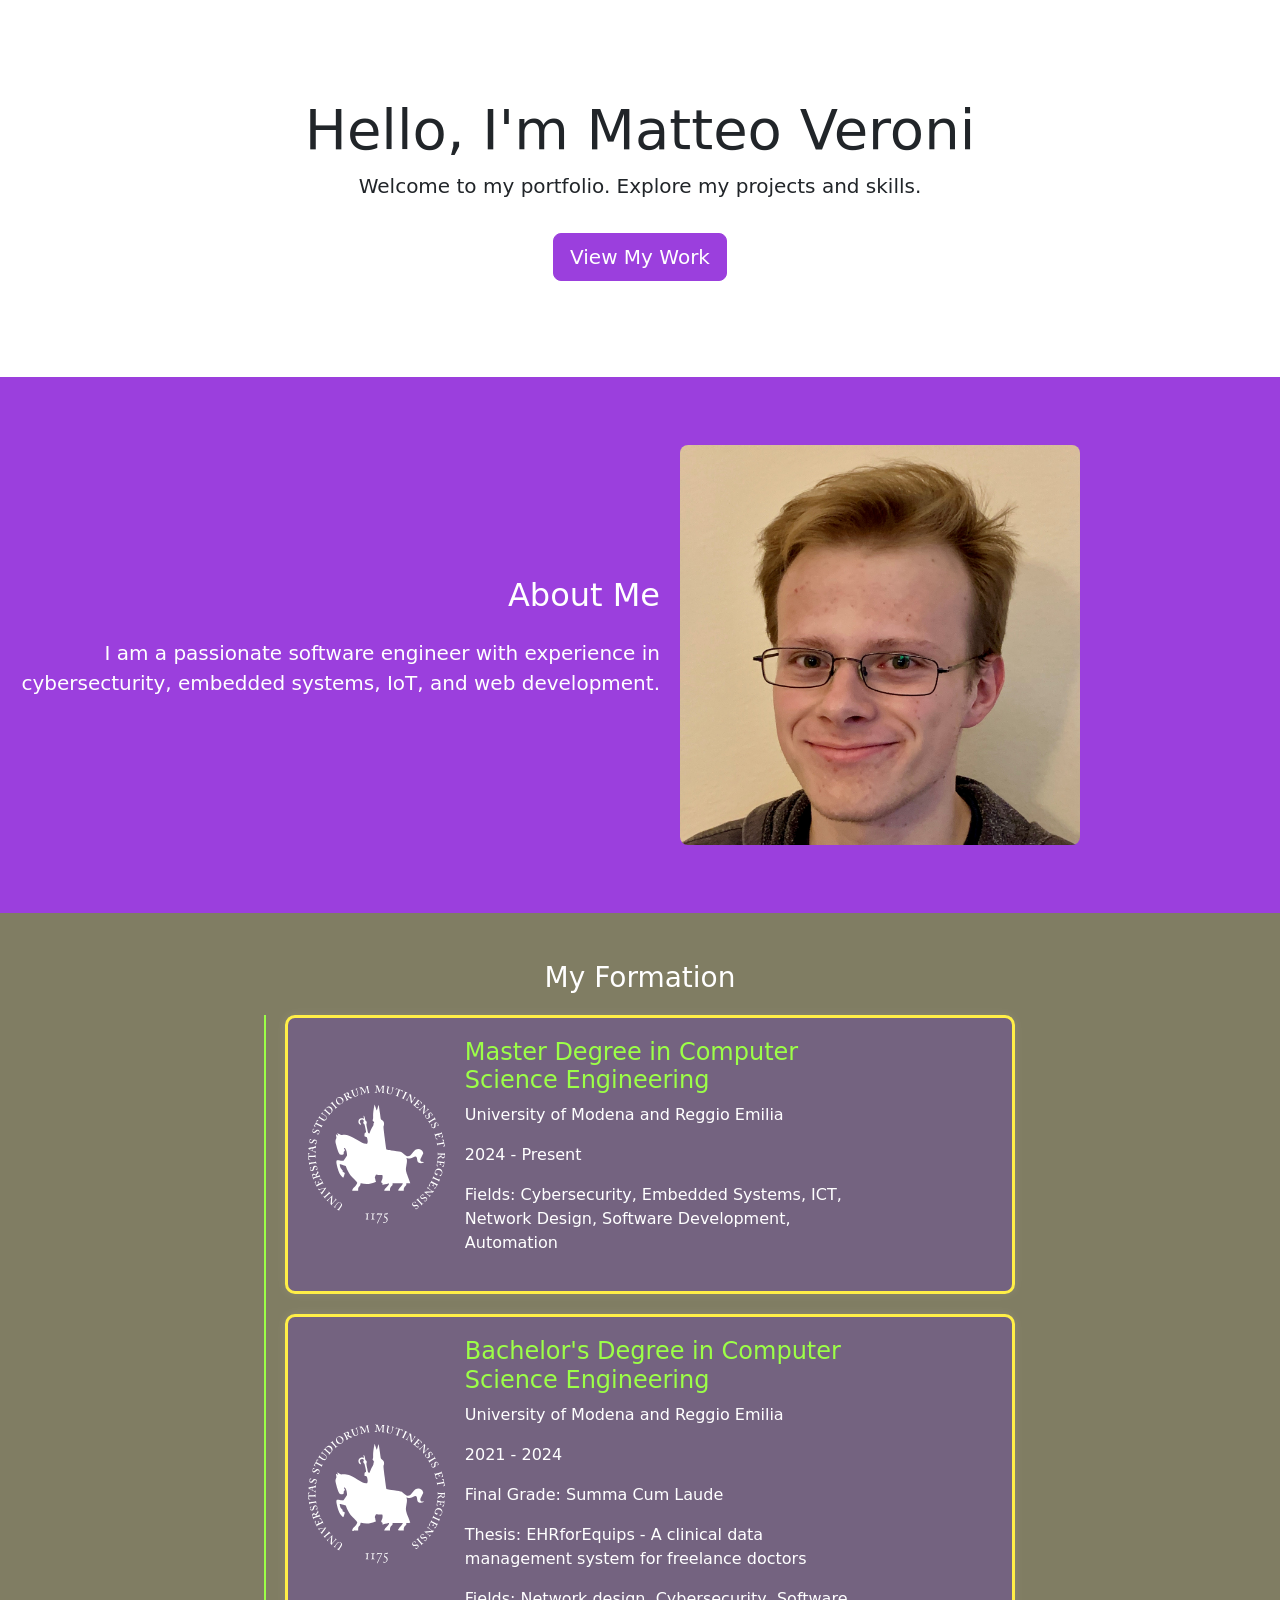
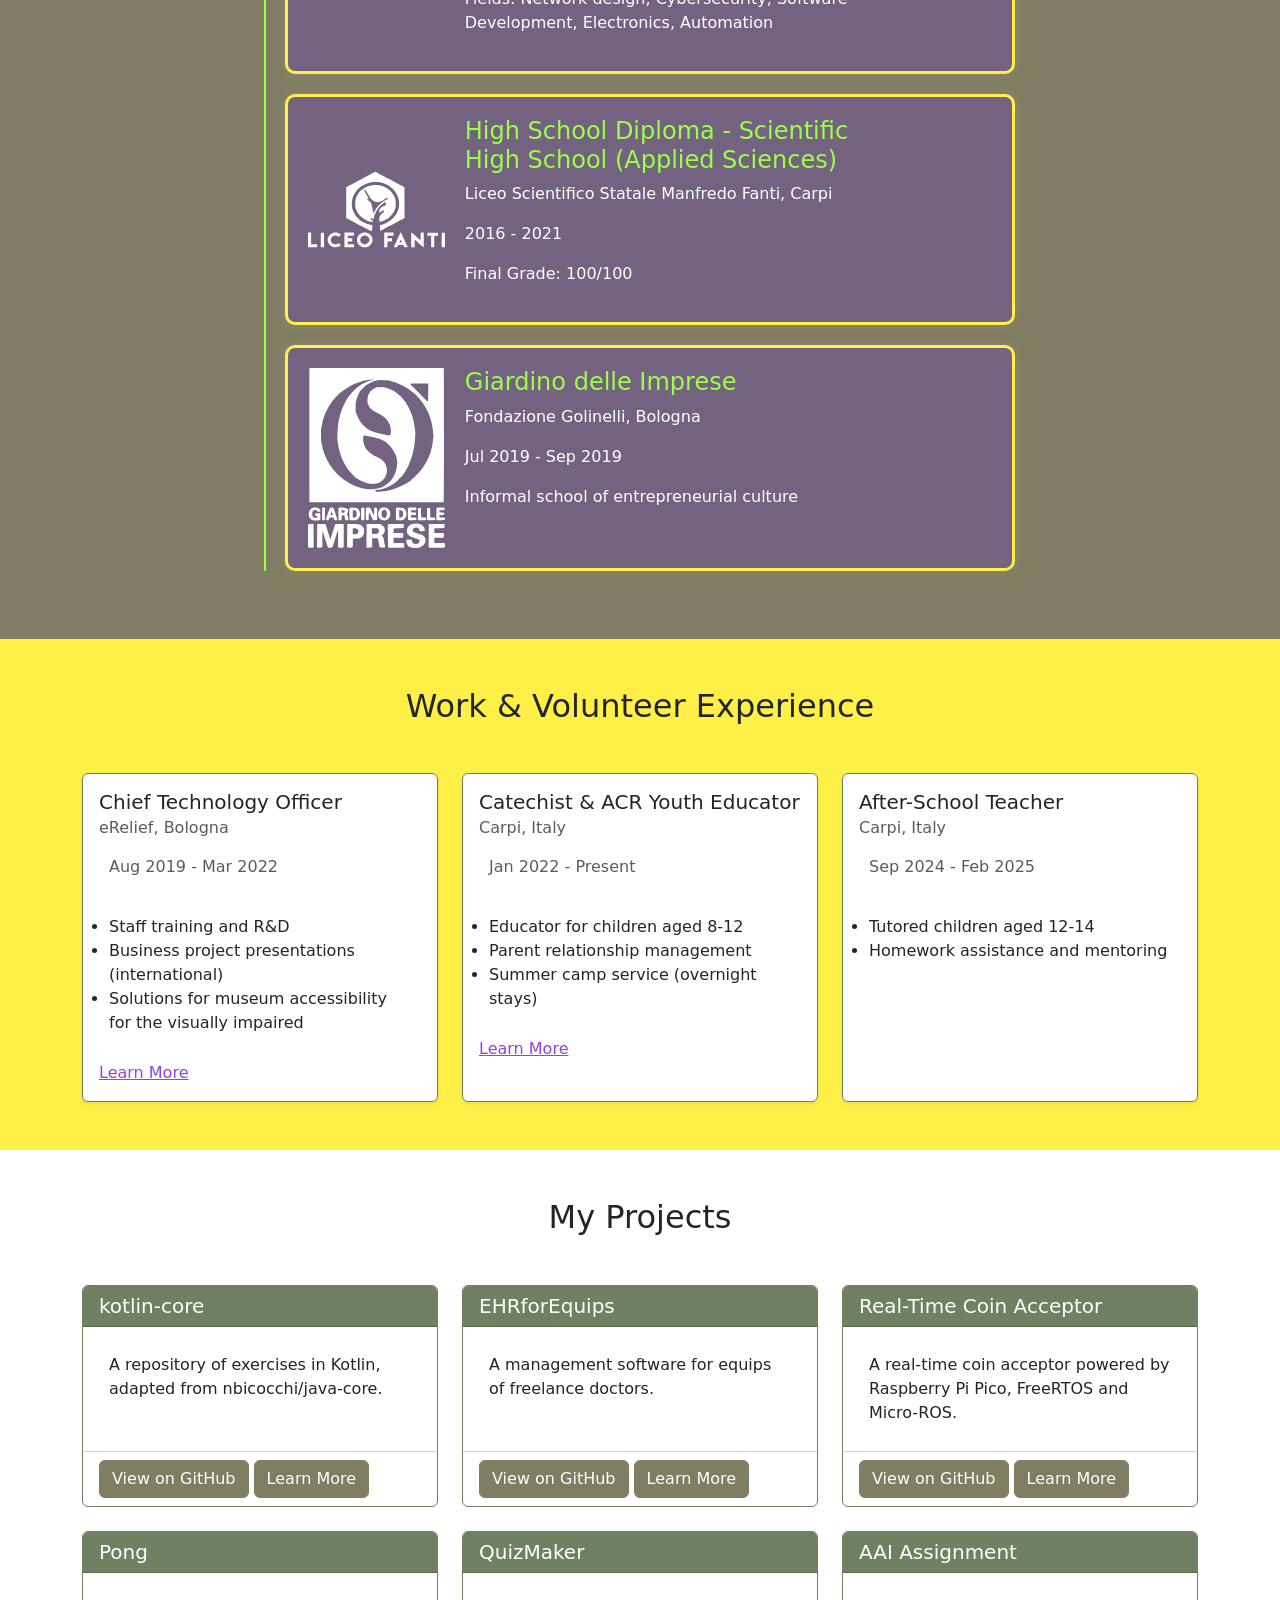
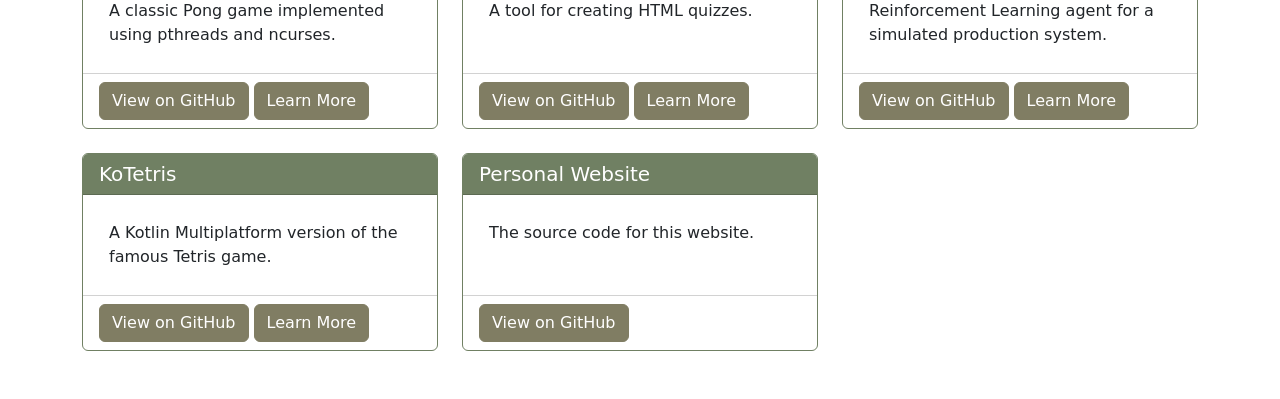
<file: index.html>
<!DOCTYPE html>
<html lang="en">
<head>
    <meta charset="UTF-8">
    <meta name="viewport" content="width=device-width, initial-scale=1.0">
    <title>Matteo Veroni - Portfolio</title>
    <!-- Bootstrap CSS -->
    <link href="https://cdn.jsdelivr.net/npm/bootstrap@5.3.0/dist/css/bootstrap.min.css" rel="stylesheet">
    <!-- Custom CSS -->
    <link rel="stylesheet" href="assets/css/style.css">
    <!-- favicon -->
     <link rel="apple-touch-icon" sizes="180x180" href="/apple-touch-icon.png">
    <link rel="icon" type="image/png" sizes="32x32" href="/favicon-32x32.png">
    <link rel="icon" type="image/png" sizes="16x16" href="/favicon-16x16.png">
    <link rel="manifest" href="/site.webmanifest">
</head>
<body>
    <!--#include virtual="/navbar.html" -->

    <!-- Hero Section -->
    <section class="py-5">
        <div class="container py-5 text-center">
            <h1 class="display-4 text-dark" data-i18n="hero_title">Hello, I'm Matteo Veroni</h1>
            <p class="lead text-dark" data-i18n="hero_subtitle">Welcome to my portfolio. Explore my projects and skills.</p>
            <a href="#projects" class="btn btn-primary btn-lg mt-3" data-i18n="hero_button">View My Work</a>
        </div>
    </section>

    <!-- About Section -->
    <section class="py-5 bg-accent" id="about">
        <div class="about-me">
            <div class="about-me-text">
                <h2 class="mb-4" data-i18n="about_title">About Me</h2>
                <p class="lead" data-i18n="about_text">
                    I am a passionate Computer Science Engineering student with a strong background in software development, embedded systems, and cybersecurity.
                    Below is a timeline of my academic journey.
                </p>
            </div>
            <div class="about-me-image">
                <img src="/assets/images/profile.jpg" alt="Matteo Veroni" class="profile-image">
            </div>
        </div>
    </section>

    <!-- Formation timeline -->
    <section class="py-5 bg-alt-accent">
        <h3 class="mb-6" data-i18n="timeline_title" style="text-align: center;">My Formation</h3>
        <div class="timeline">
            <div class="timeline-content">
                <div class="row g-0">
                    <img
                        src="/assets/images/unimore.svg"
                        alt="University of Modena and Reggio Emilia Logo"
                        class="img-fluid formation-logo"
                    >
                    <div class="col-9 timeline-content-textcolumn">
                        <h4 data-i18n="timeline_master">Master Degree in Computer Science Engineering</h4>
                        <p data-i18n="timeline_master_location"><strong>University of Modena and Reggio Emilia</strong></p>
                        <p data-i18n="timeline_master_duration">2024 - Present</p>
                        <p data-i18n="timeline_master_fields">Fields: ICT, Database and Network Design, Software Development, Electronics, Automation</p>
                    </div>
                </div>
            </div>
            <div class="timeline-content">
                <div class="row g-0">
                    <img
                        src="/assets/images/unimore.svg"
                        alt="University of Modena and Reggio Emilia Logo"
                        class="img-fluid formation-logo"
                    >
                    <div class="col-9 timeline-content-textcolumn">
                        <h4 data-i18n="timeline_bachelor">Bachelor's Degree in Computer Science Engineering</h4>
                        <p data-i18n="timeline_bachelor_location"><strong>University of Modena and Reggio Emilia</strong></p>
                        <p data-i18n="timeline_bachelor_duration">2021 - 2024</p>
                        <p data-i18n="timeline_bachelor_grade">Final Grade: Summa Cum Laude</p>
                        <p data-i18n="timeline_bachelor_thesis">Thesis: EHRforEquips - A clinical data management system for freelance doctors</p>
                        <p data-i18n="timeline_bachelor_fields">Fields: Network design, Cybersecurity, Software Development, Electronics, Automation</p>
                    </div>
                </div>
            </div>
            <div class="timeline-content">
                <div class="row g-0">
                    <img
                        src="/assets/images/fanti.svg"
                        alt="Liceo Fanti Logo"
                        class="img-fluid formation-logo"
                    >
                    <div class="col-9 timeline-content-textcolumn">
                        <h4 data-i18n="timeline_highschool">High School Diploma - Scientific High School (Applied Sciences)</h4>
                        <p data-i18n="timeline_highschool_location"><strong>Liceo Scientifico Statale Manfredo Fanti, Carpi</strong></p>
                        <p data-i18n="timeline_highschool_duration">2016 - 2021</p>
                        <p data-i18n="timeline_highschool_grade">Final Grade: 100/100</p>
                    </div>
                </div>
            </div>
            <div class="timeline-content">
                <div class="row g-0">
                    <img
                        src="/assets/images/giardino.svg"
                        alt="Giardino delle Imprese Logo"
                        class="img-fluid formation-logo"
                    >
                    <div class="col-9 timeline-content-textcolumn">
                        <h4 data-i18n="timeline_giardino">Giardino delle Imprese</h4>
                        <p data-i18n="timeline_giardino_location"><strong>Fondazione Golinelli, Bologna</strong></p>
                        <p data-i18n="timeline_giardino_duration">Jul 2019 - Sep 2019</p>
                        <p data-i18n="timeline_giardino_fields">Informal school of entrepreneurial culture</p>
                    </div>
                </div>
            </div>
        </div>
    </section>

    <!-- Work & Volunteer Experience Section -->
    <section class="py-5 bg-light">
        <div class="container">
            <h2 class="text-center mb-5" data-i18n="experience_title">Work & Volunteer Experience</h2>
            <div class="row g-4">
                <!-- eRelief CTO Card -->
                <div class="col-md-6 col-lg-4">
                    <div class="card h-100 shadow-sm">
                        <div class="card-body">
                            <h5 class="card-title" data-i18n="experience_erelief">Chief Technology Officer</h5>
                            <h6 class="card-subtitle mb-2 text-muted" data-i18n="experience_erelief_location">eRelief, Bologna</h6>
                            <p class="card-text text-muted" data-i18n="experience_erelief_duration">Aug 2019 - Mar 2022</p>
                            <ul class="card-text">
                                <li data-i18n="experience_erelief_bullet1">Staff training and R&D</li>
                                <li data-i18n="experience_erelief_bullet2">Business project presentations (international)</li>
                                <li data-i18n="experience_erelief_bullet3">Solutions for museum accessibility for the visually impaired</li>
                            </ul>
                            <a href="https://docs.google.com/presentation/d/1jAxDiHsVGsmO59WjGKDM5kZ5-YpdHpDOWe9aZdg-VuI/edit" class="card-link" target="_blank" data-i18n="learn_more">Learn More</a>
                        </div>
                    </div>
                </div>

                <!-- Catechist Volunteer Card -->
                <div class="col-md-6 col-lg-4">
                    <div class="card h-100 shadow-sm">
                        <div class="card-body">
                            <h5 class="card-title" data-i18n="experience_acr">Catechist & ACR Youth Educator</h5>
                            <h6 class="card-subtitle mb-2 text-muted" data-i18n="experience_acr_location">Carpi, Italy</h6>
                            <p class="card-text text-muted" data-i18n="experience_acr_duration">Jan 2022 - Present</p>
                            <ul class="card-text">
                                <li data-i18n="experience_acr_bullet1">Educator for children aged 8-12</li>
                                <li data-i18n="experience_acr_bullet2">Parent relationship management</li>
                                <li data-i18n="experience_acr_bullet3">Summer camp service (overnight stays)</li>
                            </ul>
                            <a href="https://azionecattolica.it/ramo/acr/" class="card-link" target="_blank" data-i18n="learn_more">Learn More</a>
                        </div>
                    </div>
                </div>

                <!-- After-School Teacher Card -->
                <div class="col-md-6 col-lg-4">
                    <div class="card h-100 shadow-sm">
                        <div class="card-body">
                            <h5 class="card-title" data-i18n="experience_afterschool">After-School Teacher</h5>
                            <h6 class="card-subtitle mb-2 text-muted" data-i18n="experience_afterschool_location">Carpi, Italy</h6>
                            <p class="card-text text-muted" data-i18n="experience_afterschool_duration">Sep 2024 - Feb 2025</p>
                            <ul class="card-text">
                                <li data-i18n="experience_afterschool_bullet1">Tutored children aged 12-14</li>
                                <li data-i18n="experience_afterschool_bullet2">Homework assistance and mentoring</li>
                            </ul>
                        </div>
                    </div>
                </div>
            </div>
        </div>
    </section>

    <!-- Projects Section -->
    <section id="projects" class="py-5">
    <div class="container">
        <h2 class="text-center mb-5" data-i18n="projects_title">My Projects</h2>
        <div class="row row-cols-1 row-cols-md-2 row-cols-lg-3 g-4">
        <!-- kotlin-core -->
        <div class="col d-flex">
            <div class="card">
                    <h5 class="card-header">kotlin-core</h5>
                <div class="card-body">
                    <p class="card-text" data-i18n="kotlin-brief">A Kotlin-based core environment for learning.</p>
                </div>
                <div class="card-footer bg-transparent">
                    <a href="https://github.com/MatteV02/kotlin-core" target="_blank" class="btn btn-secondary" data-i18n="github">View on GitHub</a>
                    <a href="/projects/kotlin-core.html" class="btn btn-secondary" data-i18n="learn_more">Learn More</a>
                </div>
            </div>
        </div>

        <!-- EHRforEquips -->
        <div class="col d-flex">
            <div class="card">
                <h5 class="card-header">EHRforEquips</h5>
                <div class="card-body">
                    <p class="card-text" data-i18n="ehrforequips-brief">Electronic Health Records system for freelance doctors.</p>
                </div>
                <div class="card-footer bg-transparent">
                    <a href="https://github.com/MatteV02/EHRforEquips" target="_blank" class="btn btn-secondary" data-i18n="github">View on GitHub</a>
                    <a href="/projects/ehrforequips.html" class="btn btn-secondary" data-i18n="learn_more">Learn More</a>
                </div>
            </div>
        </div>

        <!-- Real-Time Coin Acceptor -->
        <div class="col d-flex">
            <div class="card">
                <h5 class="card-header">Real-Time Coin Acceptor</h5>
                <div class="card-body">
                    <p class="card-text" data-i18n="real-time-coin-acceptor-brief">A real-time coin acceptor powered by Raspberry Pi Pico, FreeRTOS and Micro-ROS.</p>
                </div>
                <div class="card-footer bg-transparent">
                <a href="https://github.com/FilippoCavalieri/real-time-coin-acceptor" target="_blank" class="btn btn-secondary" data-i18n="github">View on GitHub</a>
                <a href="projects/real-time-coin-acceptor.html" class="btn btn-secondary" data-i18n="learn_more">Learn More</a>
                </div>
            </div>
        </div>

        <!-- Pong -->
        <div class="col d-flex">
            <div class="card">
                <h5 class="card-header">Pong</h5>
                <div class="card-body">
                    <p class="card-text" data-i18n="pong-brief">A classic Pong game implemented using pthreads and ncurses.</p>
                </div>
                <div class="card-footer bg-transparent">
                    <a href="https://github.com/MatteV02/Pong" target="_blank" class="btn btn-secondary" data-i18n="github">View on GitHub</a>
                    <a href="/projects/pong.html" class="btn btn-secondary" data-i18n="learn_more">Learn More</a>
                </div>
            </div>
        </div>

        <!-- QuizMaker -->
        <div class="col d-flex">
            <div class="card">
                <h5 class="card-header">QuizMaker</h5>
                <div class="card-body">
                    <p class="card-text" data-i18n="quizmaker-brief">A tool for creating and managing quizzes.</p>
                </div>
                <div class="card-footer bg-transparent">
                    <a href="https://github.com/MatteV02/quiz_maker" target="_blank" class="btn btn-secondary" data-i18n="github">View on GitHub</a>
                    <a href="/projects/quizmaker.html" class="btn btn-secondary" data-i18n="learn_more">Learn More</a>
                </div>
            </div>
        </div>

        <!-- AAI Assignment -->
        <div class="col d-flex">
            <div class="card">
                <h5 class="card-header">AAI Assignment</h5>
                <div class="card-body">
                    <p class="card-text" data-i18n="aai_assignment-brief">Reinforcement Learning agent for a simulated production system.</p>
                </div>
                <div class="card-footer bg-transparent">
                    <a href="https://github.com/MatteV02/aai_assignment" target="_blank" class="btn btn-secondary" data-i18n="github">View on GitHub</a>
                    <a href="/projects/aai-assignment.html" class="btn btn-secondary" data-i18n="learn_more">Learn More</a>
                </div>
            </div>
        </div>

        <!-- KoTetris -->
        <div class="col d-flex">
            <div class="card">
                <h5 class="card-header">KoTetris</h5>
                <div class="card-body">
                    <p class="card-text" data-i18n="kotetris-brief">A Kotlin Multiplatform version of the famous Tetris game.</p>
                </div>
                <div class="card-footer bg-transparent">
                    <a href="https://github.com/MatteV02/KoTetris" target="_blank" class="btn btn-secondary" data-i18n="github">View on GitHub</a>
                    <a href="/projects/kotetris.html" class="btn btn-secondary" data-i18n="learn_more">Learn More</a>
                </div>
            </div>
        </div>

        <!-- Personal Website -->
        <div class="col d-flex">
            <div class="card">
                <h5 class="card-header">Personal Website</h5>
                <div class="card-body">
                    <p class="card-text" data-i18n="personal-website-brief">The source code for this website.</p>
                </div>
                <div class="card-footer bg-transparent">
                    <a href="https://github.com/MatteV02/personal-website" class="btn btn-secondary" data-i18n="github">View on GitHub</a>
                </div>
            </div>
        </div>
    </div>
    </section>


    <!--#include virtual="/footer.html" -->


    <!-- Bootstrap JS -->
    <script src="https://cdn.jsdelivr.net/npm/bootstrap@5.3.0/dist/js/bootstrap.bundle.min.js"></script>

    <!-- Multilingual -->
    <script src="/assets/js/translations.js"></script>
</body>
</html>
</file>
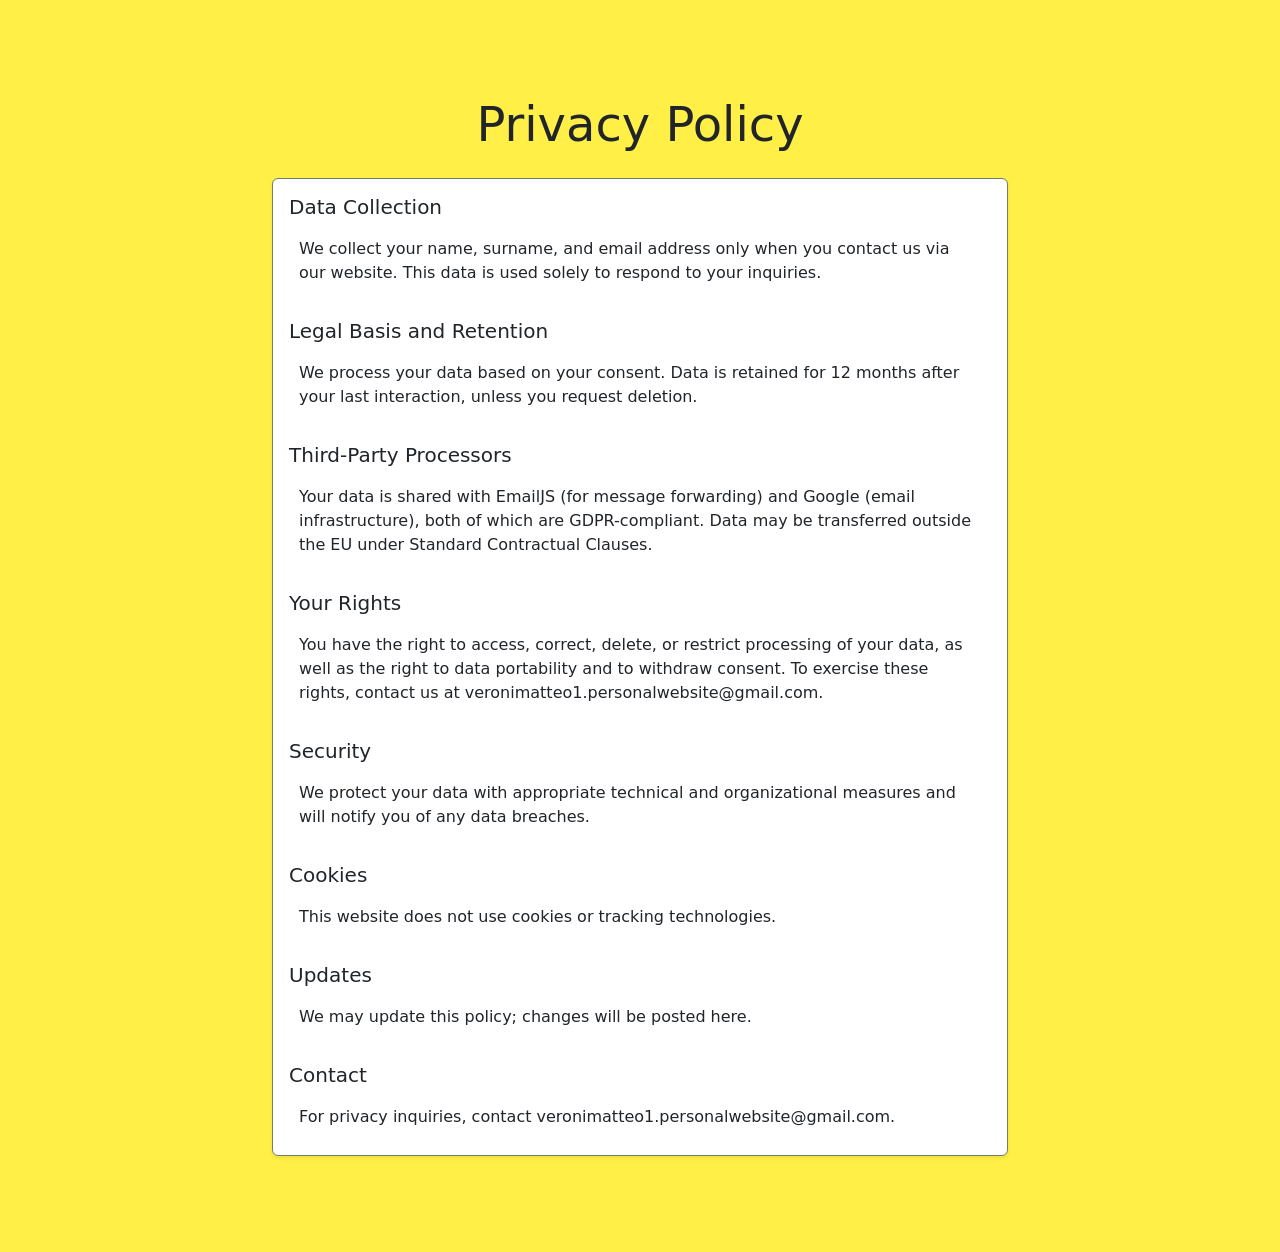
<file: privacy.html>
<!DOCTYPE html>
<html lang="en">
<head>
    <meta charset="UTF-8">
    <meta name="viewport" content="width=device-width, initial-scale=1.0">
    <title>Privacy Policy - Matteo Veroni</title>
    <!-- Bootstrap CSS -->
    <link href="https://cdn.jsdelivr.net/npm/bootstrap@5.3.0/dist/css/bootstrap.min.css" rel="stylesheet">
    <!-- Custom CSS -->
    <link rel="stylesheet" href="../assets/css/style.css">

    <!-- favicon -->
    <link rel="apple-touch-icon" sizes="180x180" href="/apple-touch-icon.png">
    <link rel="icon" type="image/png" sizes="32x32" href="/favicon-32x32.png">
    <link rel="icon" type="image/png" sizes="16x16" href="/favicon-16x16.png">
    <link rel="manifest" href="/site.webmanifest">
</head>
<body>
    <!--#include virtual="/navbar.html" -->

    <!-- Privacy Policy Section -->
    <section class="py-5 bg-light" id="privacy-policy">
        <div class="container py-5">
            <h2 class="display-5 text-center mb-4" data-i18n="privacy_title">Privacy Policy</h2>
            <div class="row justify-content-center">
                <div class="col-lg-8">
                    <div class="card shadow-sm">
                        <div class="card-body">
                            <h5 class="card-title" data-i18n="privacy_data_collection">Data Collection</h5>
                            <p class="card-text" data-i18n="privacy_data_collection_text">
                                We collect your name, surname, and email address only when you contact us via our website. This data is used solely to respond to your inquiries.
                            </p>

                            <h5 class="card-title mt-4" data-i18n="privacy_legal_basis">Legal Basis and Retention</h5>
                            <p class="card-text" data-i18n="privacy_legal_basis_text">
                                We process your data based on your consent. Data is retained for 12 months after your last interaction, unless you request deletion.
                            </p>

                            <h5 class="card-title mt-4" data-i18n="privacy_third_party">Third-Party Processors</h5>
                            <p class="card-text" data-i18n="privacy_third_party_text">
                                Your data is shared with EmailJS (for message forwarding) and Google (email infrastructure), both of which are GDPR-compliant. Data may be transferred outside the EU under Standard Contractual Clauses.
                            </p>

                            <h5 class="card-title mt-4" data-i18n="privacy_user_rights">Your Rights</h5>
                            <p class="card-text" data-i18n="privacy_user_rights_text">
                                You have the right to access, correct, delete, or restrict processing of your data, as well as the right to data portability and to withdraw consent. To exercise these rights, contact us at <a href=\"mailto:veronimatteo.personalwebsite@gmail.com\">veronimatteo.personalwebsite@gmail.com</a>.
                            </p>

                            <h5 class="card-title mt-4" data-i18n="privacy_security">Security</h5>
                            <p class="card-text" data-i18n="privacy_security_text">
                                We protect your data with appropriate technical and organizational measures and will notify you of any data breaches.
                            </p>

                            <h5 class="card-title mt-4" data-i18n="privacy_cookies">Cookies</h5>
                            <p class="card-text" data-i18n="privacy_cookies_text">
                                This website does not use cookies or tracking technologies.
                            </p>

                            <h5 class="card-title mt-4" data-i18n="privacy_updates">Updates</h5>
                            <p class="card-text" data-i18n="privacy_updates_text">
                                We may update this policy; changes will be posted here.
                            </p>

                            <h5 class="card-title mt-4" data-i18n="privacy_contact">Contact</h5>
                            <p class="card-text" data-i18n="privacy_contact_text">
                                For privacy inquiries, contact <a href=\"mailto:veronimatteo.personalwebsite@gmail.com\">veronimatteo.personalwebsite@gmail.com</a>.
                            </p>
                        </div>
                    </div>
                </div>
            </div>
        </div>
    </section>

    <!--#include virtual="/footer.html" -->

    <!-- Bootstrap JS -->
    <script src="https://cdn.jsdelivr.net/npm/bootstrap@5.3.0/dist/js/bootstrap.bundle.min.js"></script>

    <!-- Multilingual -->
    <script src="/assets/js/translations.js"></script>

</body>
</html>
</file>
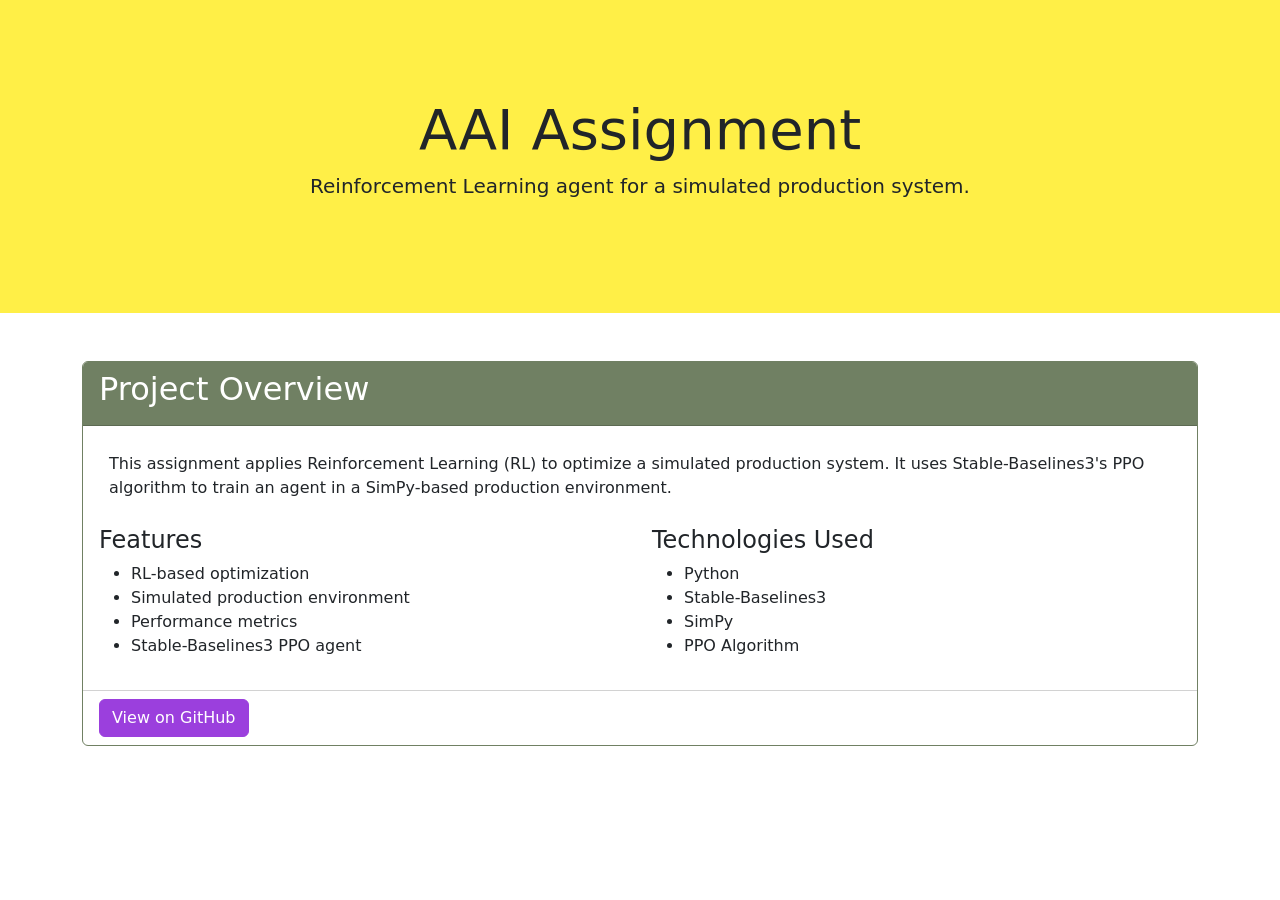
<file: projects/aai-assignment.html>
<!DOCTYPE html>
<html lang="en">
<head>
    <meta charset="UTF-8">
    <meta name="viewport" content="width=device-width, initial-scale=1.0">
    <title>AAI Assignment - Matteo Veroni</title>
    <!-- Bootstrap CSS -->
    <link href="https://cdn.jsdelivr.net/npm/bootstrap@5.3.0/dist/css/bootstrap.min.css" rel="stylesheet">
    <!-- Custom CSS -->
    <link rel="stylesheet" href="../assets/css/style.css">

    <!-- favicon -->
    <link rel="apple-touch-icon" sizes="180x180" href="/apple-touch-icon.png">
    <link rel="icon" type="image/png" sizes="32x32" href="/favicon-32x32.png">
    <link rel="icon" type="image/png" sizes="16x16" href="/favicon-16x16.png">
    <link rel="manifest" href="/site.webmanifest">
</head>
<body>
    <!--#include virtual="/navbar.html" -->

    <!-- Project Hero -->
    <section class="py-5 bg-light">
        <div class="container py-5 text-center">
            <h1 class="display-4 text-dark">AAI Assignment</h1>
            <p class="lead text-dark" data-i18n="aai_assignment-brief">Reinforcement Learning for optimizing a simulated production environment.</p>
        </div>
    </section>

    <!-- Project Details -->
    <section class="py-5">
        <div class="container">
            <div class="card mb-4">
                <div class="card-header">
                    <h2 class="card-title text-white" data-i18n="project-overview">Project Overview</h2>
                </div>
                <div class="card-body">
                    <p class="card-text" data-i18n="aai_assignment-long">
                        This assignment applies Reinforcement Learning (RL) to optimize a simulated production system.
                        It uses Stable-Baselines3's PPO algorithm to train an agent in a SimPy-based production environment.
                    </p>
                    <div class="row">
                        <div class="col-md-6">
                            <h4 data-i18n="features">Features</h4>
                            <ul>
                                <li data-i18n="aai_assignment-bullet1">RL-based optimization</li>
                                <li data-i18n="aai_assignment-bullet2">Simulated production environment</li>
                                <li data-i18n="aai_assignment-bullet3">Performance metrics</li>
                                <li data-i18n="aai_assignment-bullet4">Stable-Baselines3 PPO agent</li>
                            </ul>
                        </div>
                        <div class="col-md-6">
                            <h4 data-i18n="technologies-used">Technologies Used</h4>
                            <ul>
                                <li>Python</li>
                                <li>Stable-Baselines3</li>
                                <li>SimPy</li>
                                <li>PPO Algorithm</li>
                            </ul>
                        </div>
                    </div>
                </div>
                <div class="card-footer bg-transparent">
                    <a href="https://github.com/MatteV02/aai_assignment" target="_blank" class="btn btn-primary" data-i18n="github">View on GitHub</a>
                </div>
            </div>
        </div>
    </section>

    <!--#include virtual="/footer.html" -->

    <!-- Bootstrap JS -->
    <script src="https://cdn.jsdelivr.net/npm/bootstrap@5.3.0/dist/js/bootstrap.bundle.min.js"></script>

    <!-- Multilingual -->
    <script src="/assets/js/translations.js"></script>
</body>
</html>
</file>
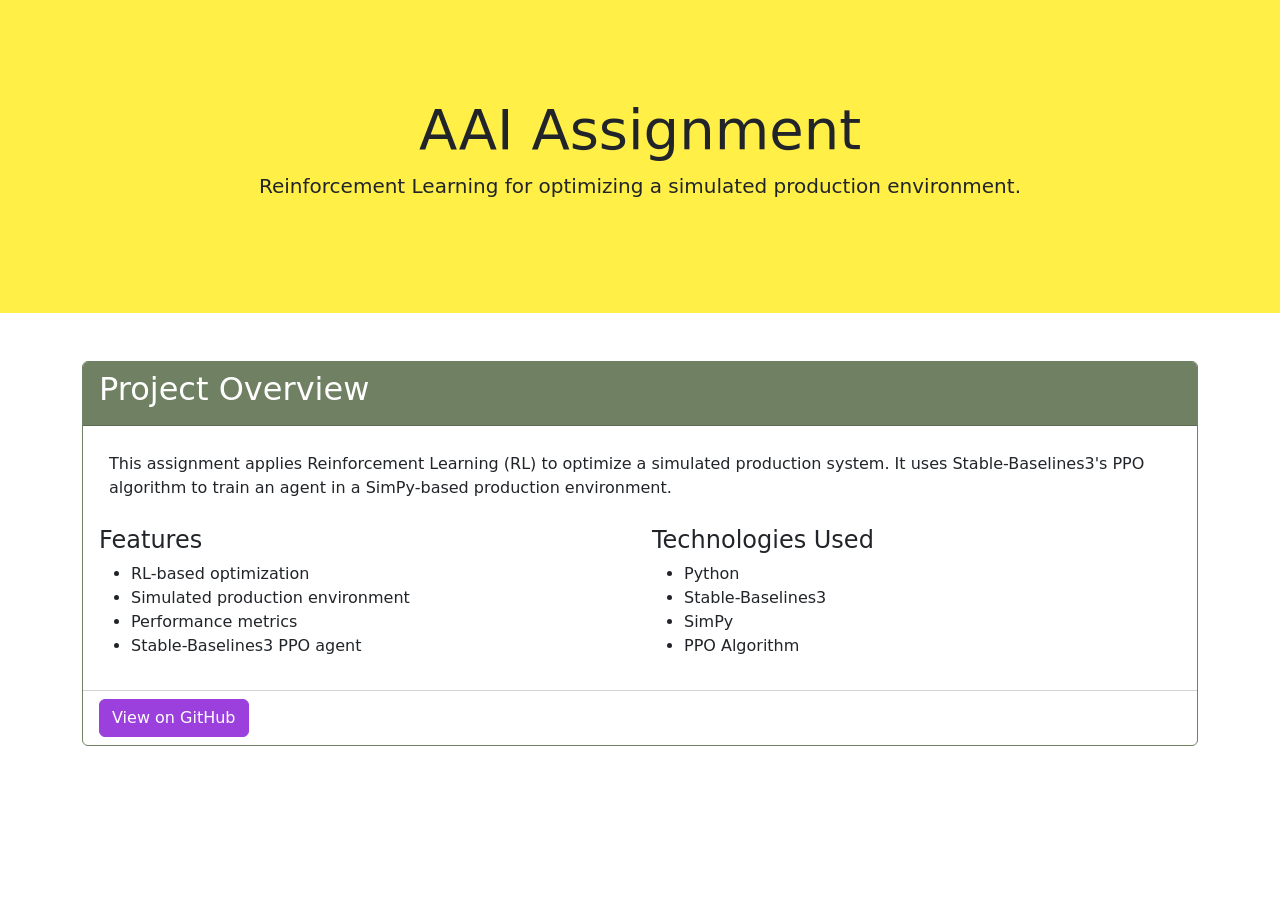
<file: projects/aai_assignment.html>
<!DOCTYPE html>
<html lang="en">
<head>
    <meta charset="UTF-8">
    <meta name="viewport" content="width=device-width, initial-scale=1.0">
    <title>AAI Assignment - Matteo Veroni</title>
    <!-- Bootstrap CSS -->
    <link href="https://cdn.jsdelivr.net/npm/bootstrap@5.3.0/dist/css/bootstrap.min.css" rel="stylesheet">
    <!-- Custom CSS -->
    <link rel="stylesheet" href="../assets/css/style.css">
</head>
<body>
    <!--#include virtual="/navbar.html" -->

    <!-- Project Hero -->
    <section class="py-5 bg-light">
        <div class="container py-5 text-center">
            <h1 class="display-4 text-dark" data-i18n="project_title">AAI Assignment</h1>
            <p class="lead text-dark">Reinforcement Learning for optimizing a simulated production environment.</p>
        </div>
    </section>

    <!-- Project Details -->
    <section class="py-5">
        <div class="container">
            <div class="card mb-4">
                <div class="card-header">
                    <h2 class="card-title text-white">Project Overview</h2>
                </div>
                <div class="card-body">
                    <p class="card-text">
                        This assignment applies Reinforcement Learning (RL) to optimize a simulated production system.
                        It uses Stable-Baselines3's PPO algorithm to train an agent in a SimPy-based production environment.
                    </p>
                    <div class="row">
                        <div class="col-md-6">
                            <h4>Features</h4>
                            <ul>
                                <li>RL-based optimization</li>
                                <li>Simulated production environment</li>
                                <li>Performance metrics</li>
                                <li>Stable-Baselines3 PPO agent</li>
                            </ul>
                        </div>
                        <div class="col-md-6">
                            <h4>Technologies Used</h4>
                            <ul>
                                <li>Python</li>
                                <li>Stable-Baselines3</li>
                                <li>SimPy</li>
                                <li>PPO Algorithm</li>
                            </ul>
                        </div>
                    </div>
                </div>
                <div class="card-footer bg-transparent">
                    <a href="https://github.com/MatteV02/aai_assignment" target="_blank" class="btn btn-primary">View on GitHub</a>
                </div>
            </div>
        </div>
    </section>

    <!--#include virtual="/footer.html" -->
</body>
</html>
</file>
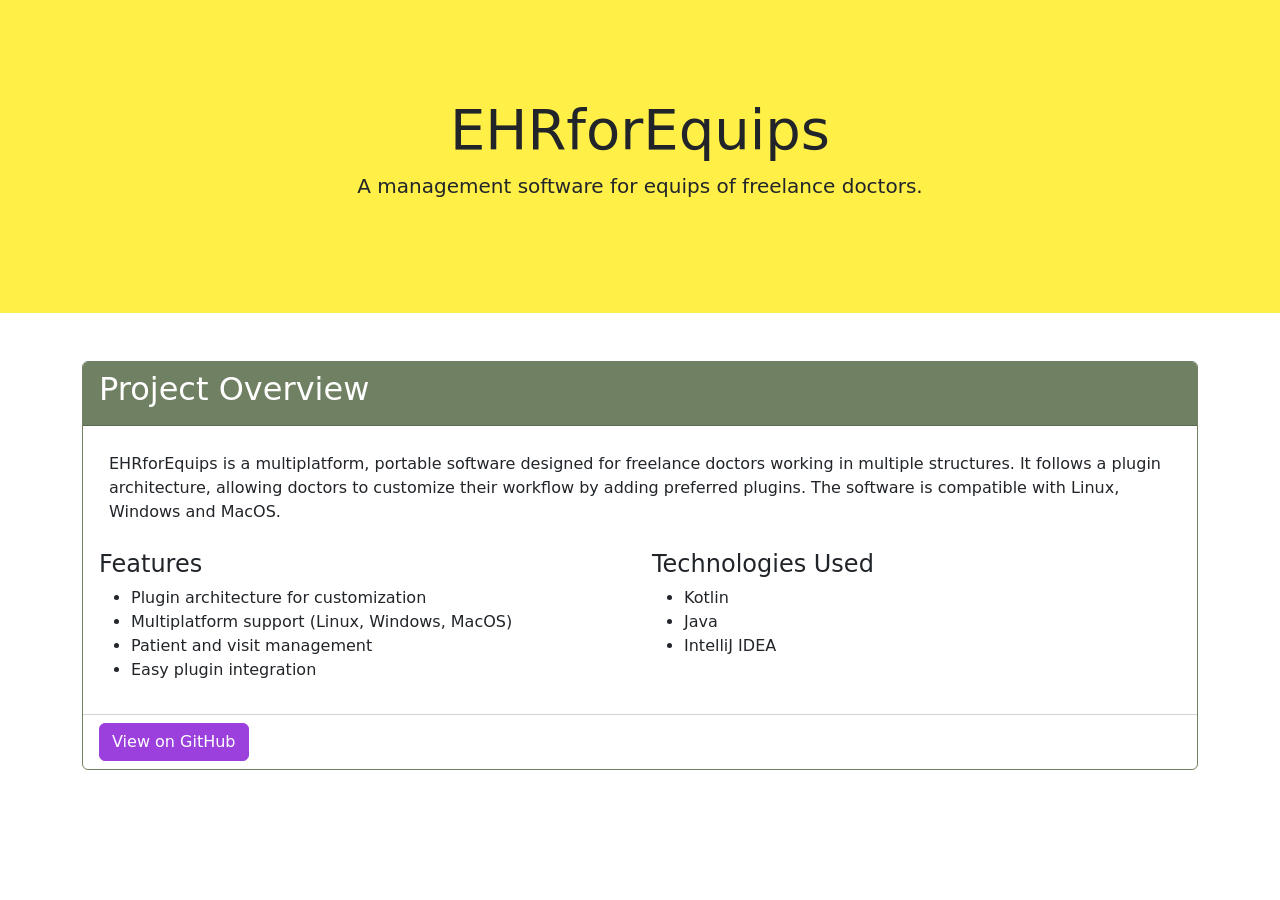
<file: projects/ehrforequips.html>
<!DOCTYPE html>
<html lang="en">
<head>
    <meta charset="UTF-8">
    <meta name="viewport" content="width=device-width, initial-scale=1.0">
    <title>EHRforEquips - Matteo Veroni</title>
    <!-- Bootstrap CSS -->
    <link href="https://cdn.jsdelivr.net/npm/bootstrap@5.3.0/dist/css/bootstrap.min.css" rel="stylesheet">
    <!-- Custom CSS -->
    <link rel="stylesheet" href="../assets/css/style.css">

    <!-- favicon -->
    <link rel="apple-touch-icon" sizes="180x180" href="/apple-touch-icon.png">
    <link rel="icon" type="image/png" sizes="32x32" href="/favicon-32x32.png">
    <link rel="icon" type="image/png" sizes="16x16" href="/favicon-16x16.png">
    <link rel="manifest" href="/site.webmanifest">
</head>
<body>
    <!--#include virtual="/navbar.html" -->

    <!-- Project Hero -->
    <section class="py-5 bg-light">
        <div class="container py-5 text-center">
            <h1 class="display-4 text-dark">EHRforEquips</h1>
            <p class="lead text-dark" data-i18n="ehrforequips-brief">A management software for equips of freelance doctors.</p>
        </div>
    </section>

    <!-- Project Details -->
    <section class="py-5">
        <div class="container">
            <div class="card mb-4">
                <div class="card-header">
                    <h2 class="card-title text-white" data-i18n="project-overview">Project Overview</h2>
                </div>
                <div class="card-body">
                    <p class="card-text" data-i18n="ehrforequips-long">
                        EHRforEquips is a multiplatform, portable software designed for freelance doctors working in multiple structures.
                        It follows a plugin architecture, allowing doctors to customize their workflow by adding preferred plugins.
                        The software is compatible with Linux, Windows, and MacOS.
                    </p>
                    <div class="row">
                        <div class="col-md-6">
                            <h4 data-i18n="features">Features</h4>
                            <ul>
                                <li data-i18n="ehrforequips-bullet1">Plugin architecture for customization</li>
                                <li data-i18n="ehrforequips-bullet2">Multiplatform support (Linux, Windows, MacOS)</li>
                                <li data-i18n="ehrforequips-bullet3">Patient and visit management</li>
                                <li data-i18n="ehrforequips-bullet4">Easy plugin integration</li>
                            </ul>
                        </div>
                        <div class="col-md-6">
                            <h4 data-i18n="technologies-used">Technologies Used</h4>
                            <ul>
                                <li>Kotlin</li>
                                <li>Java</li>
                                <li>IntelliJ IDEA</li>
                            </ul>
                        </div>
                    </div>
                </div>
                <div class="card-footer bg-transparent">
                    <a href="https://github.com/MatteV02/EHRforEquips" target="_blank" class="btn btn-primary" data-i18n="github">View on GitHub</a>
                </div>
            </div>
        </div>
    </section>

    <!--#include virtual="/footer.html" -->

    <!-- Bootstrap JS -->
    <script src="https://cdn.jsdelivr.net/npm/bootstrap@5.3.0/dist/js/bootstrap.bundle.min.js"></script>

    <!-- Multilingual -->
    <script src="/assets/js/translations.js"></script>
</body>
</html>
</file>
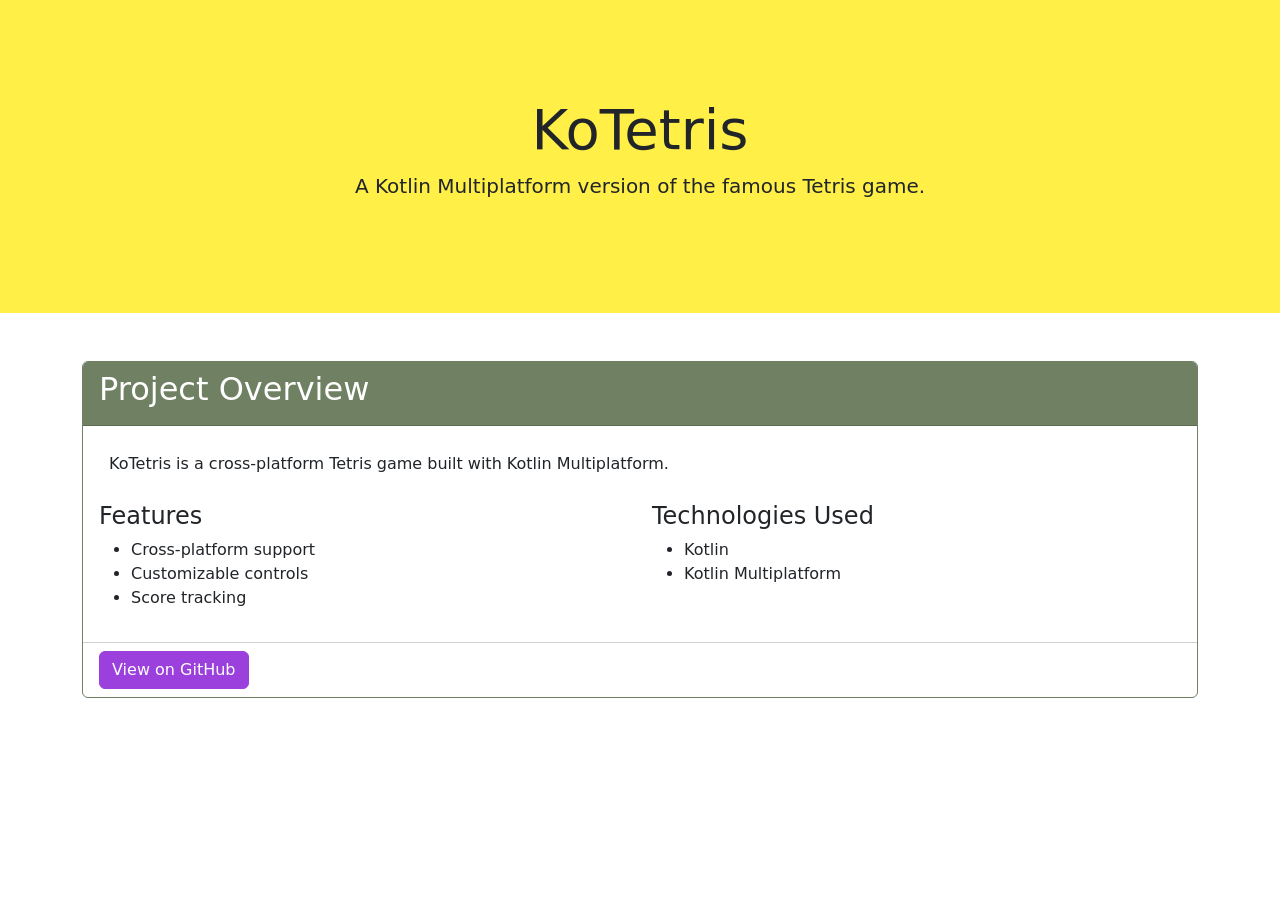
<file: projects/kotetris.html>
<!DOCTYPE html>
<html lang="en">
<head>
    <meta charset="UTF-8">
    <meta name="viewport" content="width=device-width, initial-scale=1.0">
    <title>KoTetris - Matteo Veroni</title>
    <!-- Bootstrap CSS -->
    <link href="https://cdn.jsdelivr.net/npm/bootstrap@5.3.0/dist/css/bootstrap.min.css" rel="stylesheet">
    <!-- Custom CSS -->
    <link rel="stylesheet" href="../assets/css/style.css">

    <!-- favicon -->
    <link rel="apple-touch-icon" sizes="180x180" href="/apple-touch-icon.png">
    <link rel="icon" type="image/png" sizes="32x32" href="/favicon-32x32.png">
    <link rel="icon" type="image/png" sizes="16x16" href="/favicon-16x16.png">
    <link rel="manifest" href="/site.webmanifest">
</head>
<body>
    <!--#include virtual="/navbar.html" -->

    <!-- Project Hero -->
    <section class="py-5 bg-light">
        <div class="container py-5 text-center">
            <h1 class="display-4 text-dark">KoTetris</h1>
            <p class="lead text-dark" data-i18n="kotetris-brief">A Kotlin Multiplatform version of the famous Tetris game.</p>
        </div>
    </section>

    <!-- Project Details -->
    <section class="py-5">
        <div class="container">
            <div class="card mb-4">
                <div class="card-header">
                    <h2 class="card-title text-white" data-i18n="project-overview">Project Overview</h2>
                </div>
                <div class="card-body">
                    <p class="card-text" data-i18n="kotetris-long">
                        KoTetris is a cross-platform Tetris game built with Kotlin Multiplatform.
                    </p>
                    <div class="row">
                        <div class="col-md-6">
                            <h4 data-i18n="features">Features</h4>
                            <ul>
                                <li data-i18n="kotetris-bullet1">Cross-platform support</li>
                                <li data-i18n="kotetris-bullet2">Customizable controls</li>
                                <li data-i18n="kotetris-bullet3">Score tracking</li>
                            </ul>
                        </div>
                        <div class="col-md-6">
                            <h4 data-i18n="technologies-used">Technologies Used</h4>
                            <ul>
                                <li>Kotlin</li>
                                <li>Kotlin Multiplatform</li>
                            </ul>
                        </div>
                    </div>
                </div>
                <div class="card-footer bg-transparent">
                    <a href="https://github.com/MatteV02/KoTetris" target="_blank" class="btn btn-primary" data-i18n="github">View on GitHub</a>
                </div>
            </div>
        </div>
    </section>

    <!--#include virtual="/footer.html" -->

    <!-- Bootstrap JS -->
    <script src="https://cdn.jsdelivr.net/npm/bootstrap@5.3.0/dist/js/bootstrap.bundle.min.js"></script>

    <!-- Multilingual -->
    <script src="/assets/js/translations.js"></script>
</body>
</html>
</file>
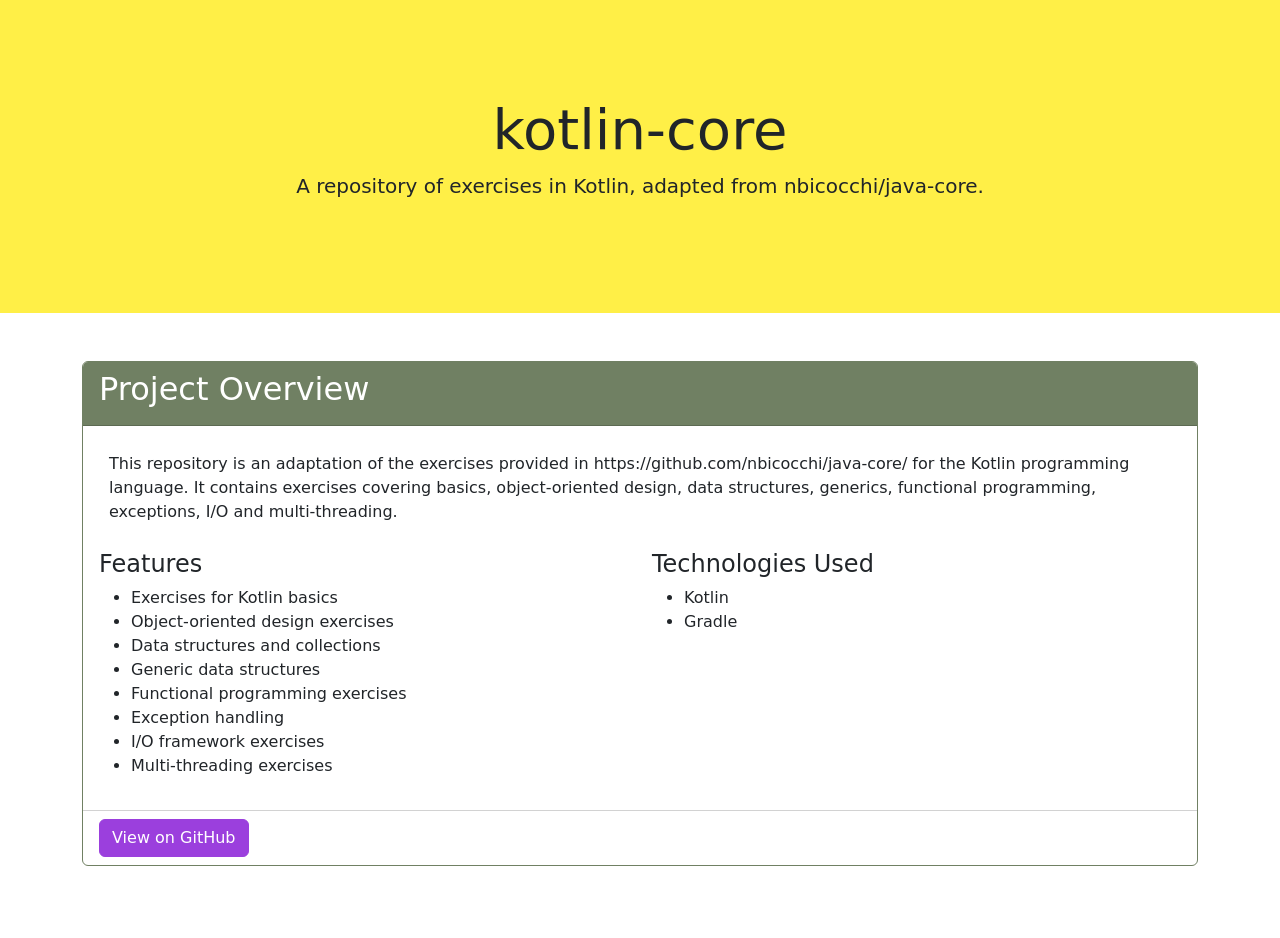
<file: projects/kotlin-core.html>
<!DOCTYPE html>
<html lang="en">
<head>
    <meta charset="UTF-8">
    <meta name="viewport" content="width=device-width, initial-scale=1.0">
    <title>kotlin-core - Matteo Veroni</title>
    <!-- Bootstrap CSS -->
    <link href="https://cdn.jsdelivr.net/npm/bootstrap@5.3.0/dist/css/bootstrap.min.css" rel="stylesheet">
    <!-- Custom CSS -->
    <link rel="stylesheet" href="../assets/css/style.css">

    <!-- favicon -->
    <link rel="apple-touch-icon" sizes="180x180" href="/apple-touch-icon.png">
    <link rel="icon" type="image/png" sizes="32x32" href="/favicon-32x32.png">
    <link rel="icon" type="image/png" sizes="16x16" href="/favicon-16x16.png">
    <link rel="manifest" href="/site.webmanifest">
</head>
<body>
    <!--#include virtual="/navbar.html" -->

    <!-- Project Hero -->
    <section class="py-5 bg-light">
        <div class="container py-5 text-center">
            <h1 class="display-4 text-dark">kotlin-core</h1>
            <p class="lead text-dark" data-i18n="kotlin-brief">A repository of exercises in Kotlin, adapted from nbicocchi/java-core.</p>
        </div>
    </section>

    <!-- Project Details -->
    <section class="py-5">
        <div class="container">
            <div class="card mb-4">
                <div class="card-header">
                    <h2 class="card-title text-white" data-i18n="project-overview">Project Overview</h2>
                </div>
                <div class="card-body">
                    <p class="card-text" data-i18n="kotlin-long">
                        This repository is an adaptation of the exercises provided in <a href="https://github.com/nbicocchi/java-core/tree/main" target="_blank">nbicocchi/java-core</a> for the Kotlin programming language.
                        It contains exercises covering basics, object-oriented design, data structures, generics, functional programming, exceptions, I/O, and multi-threading.
                    </p>
                    <div class="row">
                        <div class="col-md-6">
                            <h4 data-i18n="features">Features</h4>
                            <ul>
                                <li data-i18n="kotlin-bullet1">Exercises for Kotlin basics</li>
                                <li data-i18n="kotlin-bullet2">Object-oriented design exercises</li>
                                <li data-i18n="kotlin-bullet3">Data structures and collections</li>
                                <li data-i18n="kotlin-bullet4">Generic data structures</li>
                                <li data-i18n="kotlin-bullet5">Functional programming exercises</li>
                                <li data-i18n="kotlin-bullet6">Exception handling</li>
                                <li data-i18n="kotlin-bullet7">I/O framework exercises</li>
                                <li data-i18n="kotlin-bullet8">Multi-threading exercises</li>
                            </ul>
                        </div>
                        <div class="col-md-6">
                            <h4 data-i18n="technologies-used">Technologies Used</h4>
                            <ul>
                                <li>Kotlin</li>
                                <li>Gradle</li>
                            </ul>
                        </div>
                    </div>
                </div>
                <div class="card-footer bg-transparent">
                    <a href="https://github.com/MatteV02/kotlin-core" target="_blank" class="btn btn-primary" data-i18n="github">View on GitHub</a>
                </div>
            </div>
        </div>
    </section>

    <!--#include virtual="/footer.html" -->

    <!-- Bootstrap JS -->
    <script src="https://cdn.jsdelivr.net/npm/bootstrap@5.3.0/dist/js/bootstrap.bundle.min.js"></script>

    <!-- Multilingual -->
    <script src="/assets/js/translations.js"></script>
</body>
</html>
</file>
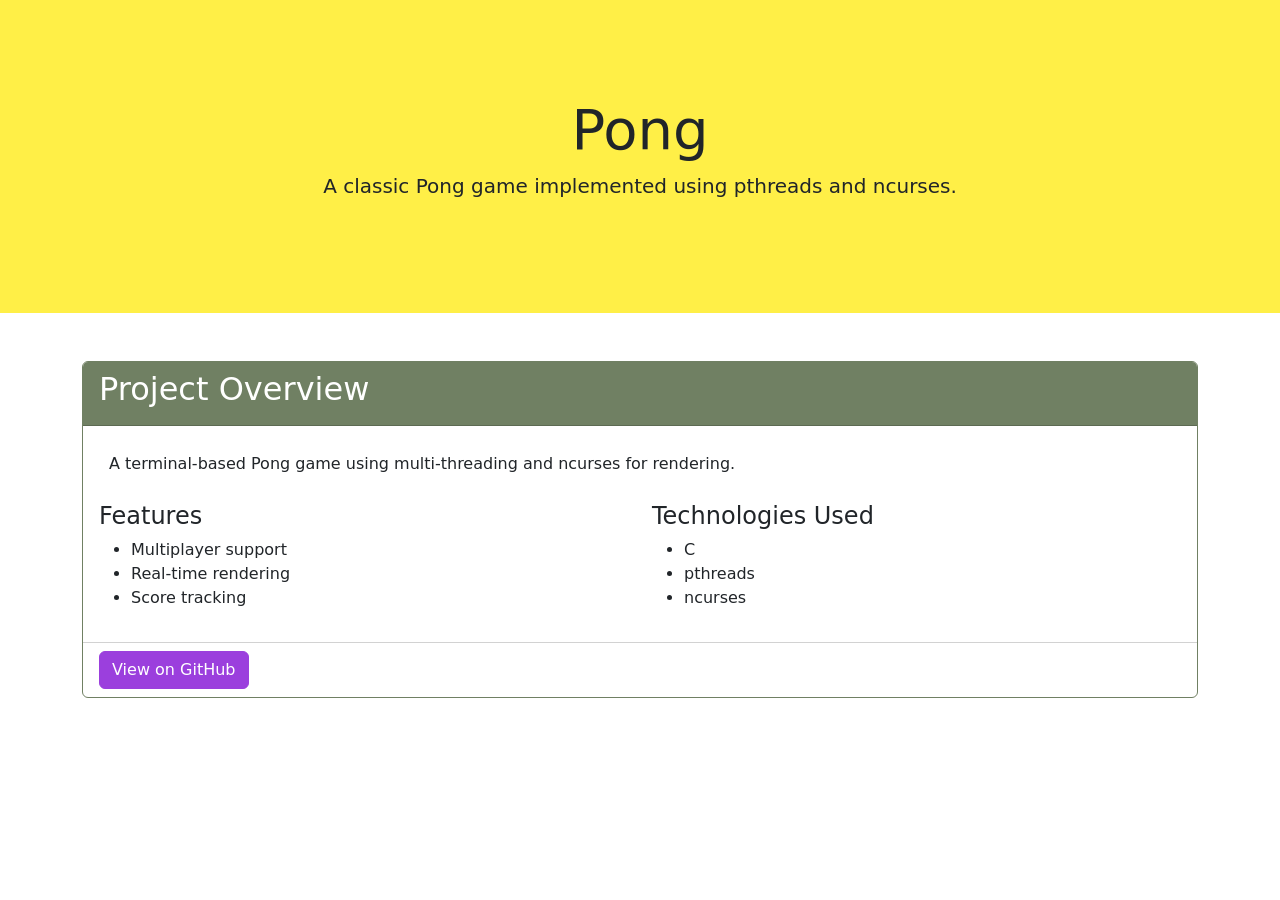
<file: projects/pong.html>
<!DOCTYPE html>
<html lang="en">
<head>
    <meta charset="UTF-8">
    <meta name="viewport" content="width=device-width, initial-scale=1.0">
    <title>Pong - Matteo Veroni</title>
    <!-- Bootstrap CSS -->
    <link href="https://cdn.jsdelivr.net/npm/bootstrap@5.3.0/dist/css/bootstrap.min.css" rel="stylesheet">
    <!-- Custom CSS -->
    <link rel="stylesheet" href="../assets/css/style.css">

    <!-- favicon -->
    <link rel="apple-touch-icon" sizes="180x180" href="/apple-touch-icon.png">
    <link rel="icon" type="image/png" sizes="32x32" href="/favicon-32x32.png">
    <link rel="icon" type="image/png" sizes="16x16" href="/favicon-16x16.png">
    <link rel="manifest" href="/site.webmanifest">
</head>
<body>
    <!--#include virtual="/navbar.html" -->

    <!-- Project Hero -->
    <section class="py-5 bg-light">
        <div class="container py-5 text-center">
            <h1 class="display-4 text-dark">Pong</h1>
            <p class="lead text-dark" data-i18n="pong-brief">A classic Pong game implemented using pthreads and ncurses.</p>
        </div>
    </section>

    <!-- Project Details -->
    <section class="py-5">
        <div class="container">
            <div class="card mb-4">
                <div class="card-header">
                    <h2 class="card-title text-white" data-i18n="project-overview">Project Overview</h2>
                </div>
                <div class="card-body">
                    <p class="card-text" data-i18n="pong-long">
                        A terminal-based Pong game using multi-threading and ncurses for rendering.
                    </p>
                    <div class="row">
                        <div class="col-md-6">
                            <h4 data-i18n="features">Features</h4>
                            <ul>
                                <li data-i18n="pong-bullet1">Multiplayer support</li>
                                <li data-i18n="pong-bullet2">Real-time rendering</li>
                                <li data-i18n="pong-bullet3">Score tracking</li>
                            </ul>
                        </div>
                        <div class="col-md-6">
                            <h4 data-i18n="technologies-used">Technologies Used</h4>
                            <ul>
                                <li>C</li>
                                <li>pthreads</li>
                                <li>ncurses</li>
                            </ul>
                        </div>
                    </div>
                </div>
                <div class="card-footer bg-transparent">
                    <a href="https://github.com/MatteV02/Pong" target="_blank" class="btn btn-primary" data-i18n="github">View on GitHub</a>
                </div>
            </div>
        </div>
    </section>

    <!--#include virtual="/footer.html" -->

    <!-- Bootstrap JS -->
    <script src="https://cdn.jsdelivr.net/npm/bootstrap@5.3.0/dist/js/bootstrap.bundle.min.js"></script>
    
    <!-- Multilingual -->
    <script src="/assets/js/translations.js"></script>
</body>
</html>
</file>
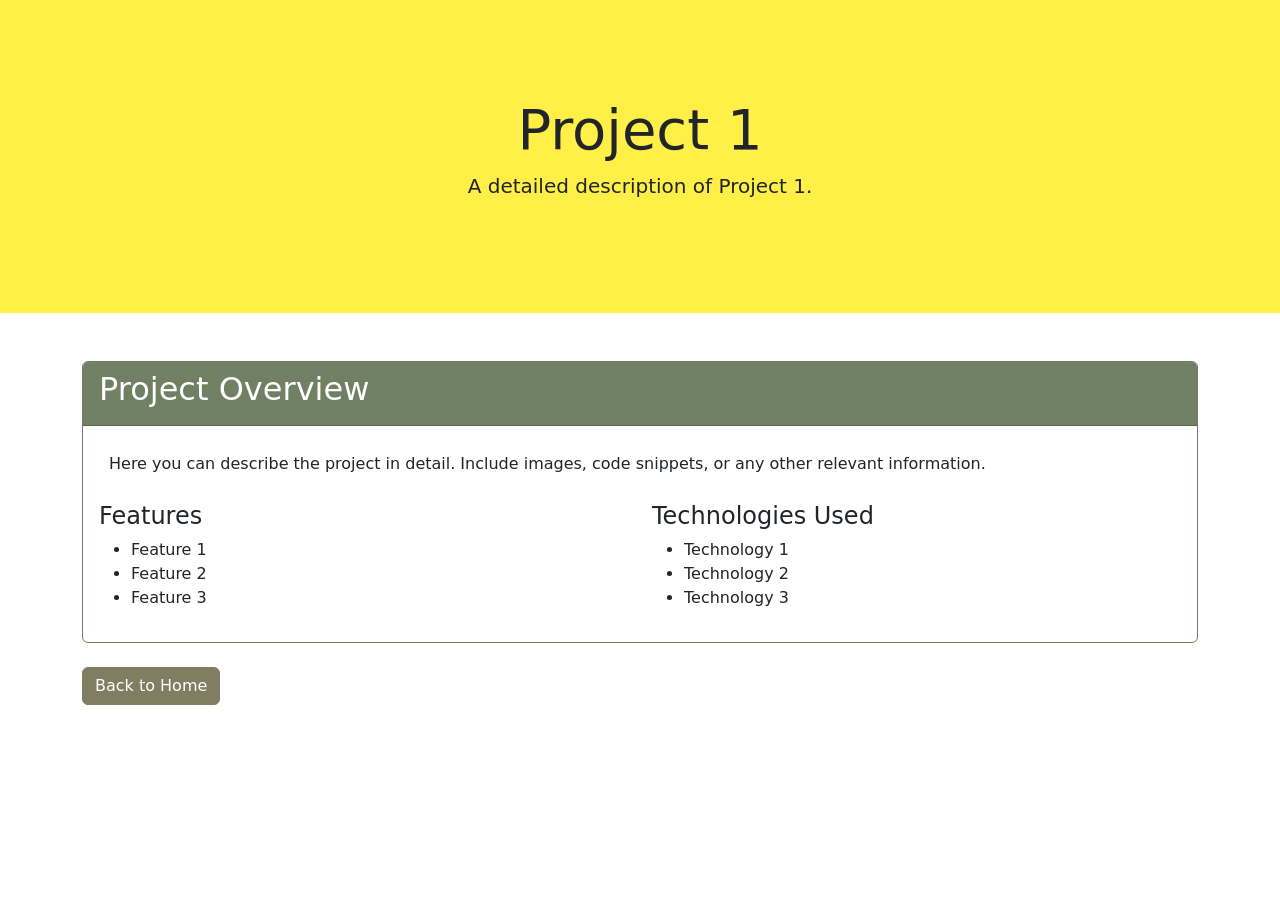
<file: projects/project1.html>
<!DOCTYPE html>
<html lang="en">
<head>
    <meta charset="UTF-8">
    <meta name="viewport" content="width=device-width, initial-scale=1.0">
    <title>Project 1 - Matteo Veroni</title>
    <!-- Bootstrap CSS -->
    <link href="https://cdn.jsdelivr.net/npm/bootstrap@5.3.0/dist/css/bootstrap.min.css" rel="stylesheet">
    <!-- Custom CSS -->
    <link rel="stylesheet" href="../assets/css/style.css">
</head>
<body>
    <!--#include virtual="/navbar.html" -->

    <!-- Project Hero -->
    <section class="py-5 bg-light">
        <div class="container py-5 text-center">
            <h1 class="display-4 text-dark" data-i18n="project_title">Project 1</h1>
            <p class="lead text-dark">A detailed description of Project 1.</p>
        </div>
    </section>

    <!-- Project Details -->
    <section class="py-5">
        <div class="container">
            <div class="card mb-4">
                <div class="card-header">
                    <h2 class="card-title text-white">Project Overview</h2>
                </div>
                <div class="card-body">
                    <p class="card-text">
                        Here you can describe the project in detail. Include images, code snippets, or any other relevant information.
                    </p>
                    <div class="row">
                        <div class="col-md-6">
                            <h4>Features</h4>
                            <ul>
                                <li>Feature 1</li>
                                <li>Feature 2</li>
                                <li>Feature 3</li>
                            </ul>
                        </div>
                        <div class="col-md-6">
                            <h4>Technologies Used</h4>
                            <ul>
                                <li>Technology 1</li>
                                <li>Technology 2</li>
                                <li>Technology 3</li>
                            </ul>
                        </div>
                    </div>
                </div>
            </div>
            <a href="../index.html" class="btn btn-secondary">Back to Home</a>
        </div>
    </section>

    <!--#include virtual="/footer.html" -->

    <!-- Bootstrap JS -->
    <script src="https://cdn.jsdelivr.net/npm/bootstrap@5.3.0/dist/js/bootstrap.bundle.min.js"></script>

    <!-- Multilingual -->
    <script src="/assets/js/translations.js"></script>
</body>
</html>
</file>
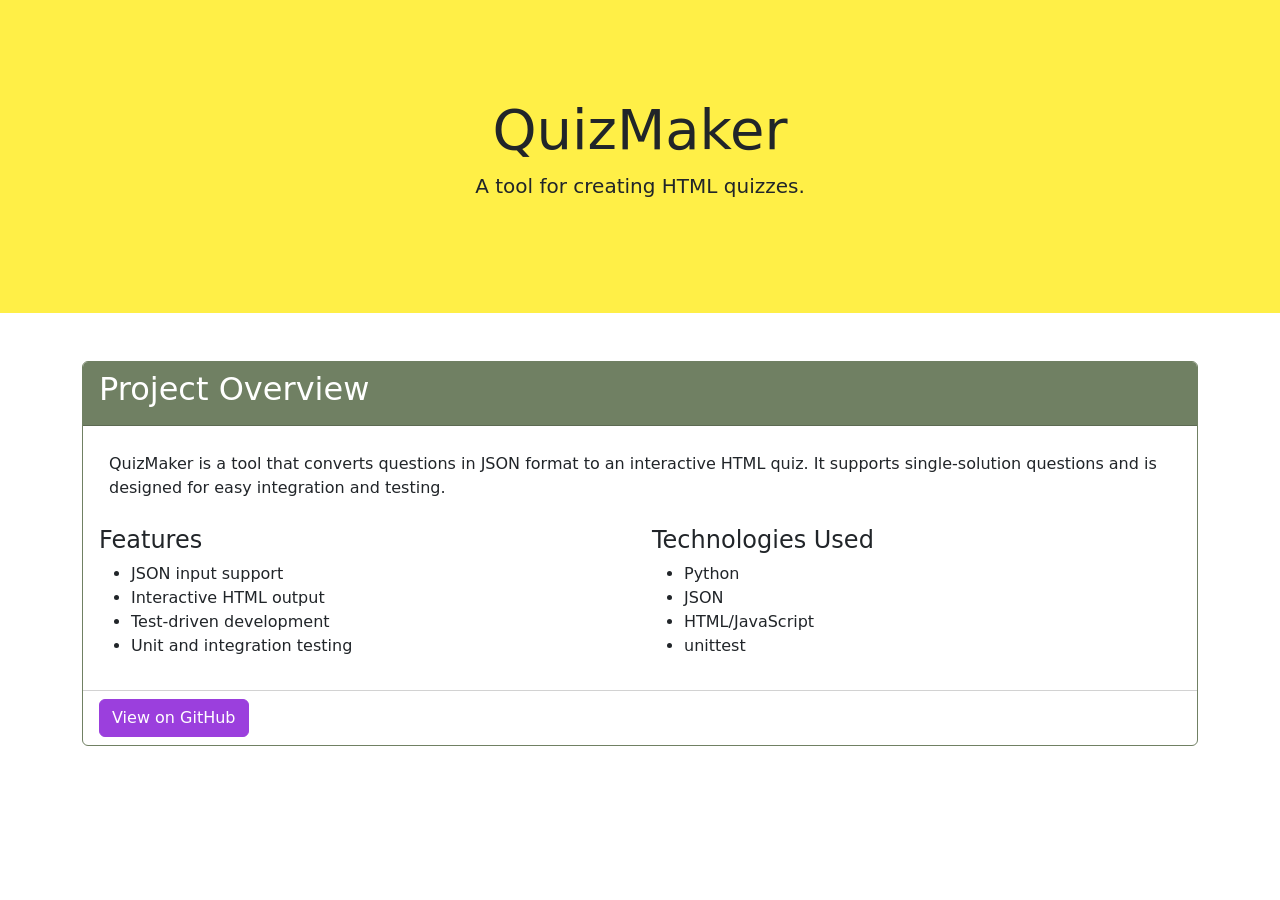
<file: projects/quizmaker.html>
<!DOCTYPE html>
<html lang="en">
<head>
    <meta charset="UTF-8">
    <meta name="viewport" content="width=device-width, initial-scale=1.0">
    <title>QuizMaker - Matteo Veroni</title>
    <!-- Bootstrap CSS -->
    <link href="https://cdn.jsdelivr.net/npm/bootstrap@5.3.0/dist/css/bootstrap.min.css" rel="stylesheet">
    <!-- Custom CSS -->
    <link rel="stylesheet" href="../assets/css/style.css">

    <!-- favicon -->
    <link rel="apple-touch-icon" sizes="180x180" href="/apple-touch-icon.png">
    <link rel="icon" type="image/png" sizes="32x32" href="/favicon-32x32.png">
    <link rel="icon" type="image/png" sizes="16x16" href="/favicon-16x16.png">
    <link rel="manifest" href="/site.webmanifest">
</head>
<body>
    <!--#include virtual="/navbar.html" -->

    <!-- Project Hero -->
    <section class="py-5 bg-light">
        <div class="container py-5 text-center">
            <h1 class="display-4 text-dark">QuizMaker</h1>
            <p class="lead text-dark" data-i18n="quizmaker-brief">A tool for creating HTML quizzes.</p>
        </div>
    </section>

    <!-- Project Details -->
    <section class="py-5">
        <div class="container">
            <div class="card mb-4">
                <div class="card-header">
                    <h2 class="card-title text-white" data-i18n="project-overview">Project Overview</h2>
                </div>
                <div class="card-body">
                    <p class="card-text" data-i18n="quizmaker-long">
                        QuizMaker is a tool that converts questions in JSON format to an interactive HTML quiz.
                        It supports single-solution questions and is designed for easy integration and testing.
                    </p>
                    <div class="row">
                        <div class="col-md-6">
                            <h4 data-i18n="features">Features</h4>
                            <ul>
                                <li data-i18n="quizmaker-question1">JSON input support</li>
                                <li data-i18n="quizmaker-question2">Interactive HTML output</li>
                                <li data-i18n="quizmaker-question3">Test-driven development</li>
                                <li data-i18n="quizmaker-question4">Unit and integration testing</li>
                            </ul>
                        </div>
                        <div class="col-md-6">
                            <h4 data-i18n="technologies-used">Technologies Used</h4>
                            <ul>
                                <li>Python</li>
                                <li>JSON</li>
                                <li>HTML/JavaScript</li>
                                <li>unittest</li>
                            </ul>
                        </div>
                    </div>
                </div>
                <div class="card-footer bg-transparent">
                    <a href="https://github.com/MatteV02/quiz_maker" target="_blank" class="btn btn-primary">View on GitHub</a>
                </div>
            </div>
        </div>
    </section>

    <!--#include virtual="/footer.html" -->

    <!-- Bootstrap JS -->
    <script src="https://cdn.jsdelivr.net/npm/bootstrap@5.3.0/dist/js/bootstrap.bundle.min.js"></script>

    <!-- Multilingual -->
    <script src="/assets/js/translations.js"></script>
</body>
</html>
</file>
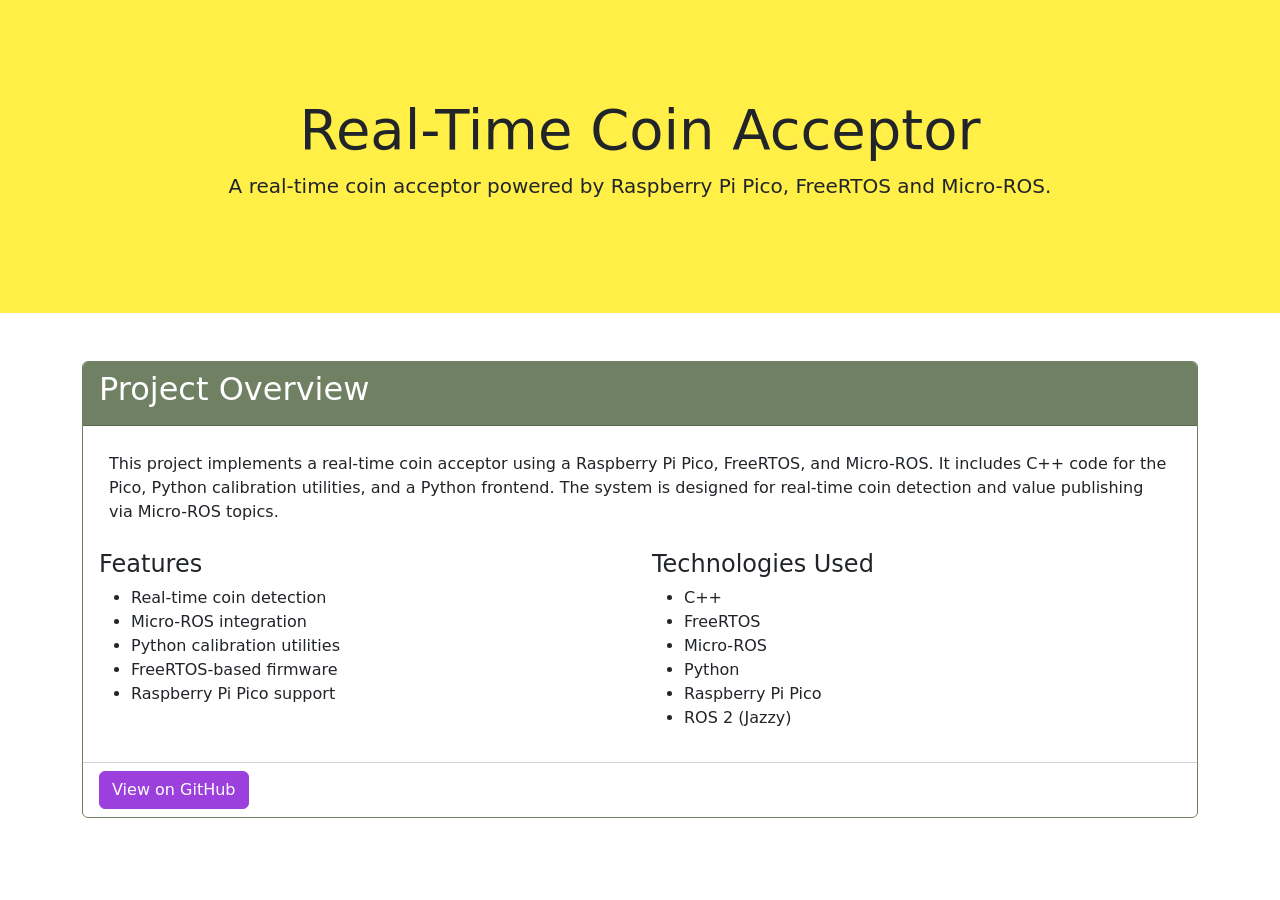
<file: projects/real-time-coin-acceptor.html>
<!DOCTYPE html>
<html lang="en">
<head>
    <meta charset="UTF-8">
    <meta name="viewport" content="width=device-width, initial-scale=1.0">
    <title>Real-Time Coin Acceptor - Matteo Veroni</title>
    <!-- Bootstrap CSS -->
    <link href="https://cdn.jsdelivr.net/npm/bootstrap@5.3.0/dist/css/bootstrap.min.css" rel="stylesheet">
    <!-- Custom CSS -->
    <link rel="stylesheet" href="../assets/css/style.css">

    <!-- favicon -->
    <link rel="apple-touch-icon" sizes="180x180" href="/apple-touch-icon.png">
    <link rel="icon" type="image/png" sizes="32x32" href="/favicon-32x32.png">
    <link rel="icon" type="image/png" sizes="16x16" href="/favicon-16x16.png">
    <link rel="manifest" href="/site.webmanifest">
</head>
<body>
    <!--#include virtual="/navbar.html" -->

    <!-- Project Hero -->
    <section class="py-5 bg-light">
        <div class="container py-5 text-center">
            <h1 class="display-4 text-dark">Real-Time Coin Acceptor</h1>
            <p class="lead text-dark" data-i18n="real-time-coin-acceptor-brief">A real-time coin acceptor powered by Raspberry Pi Pico, FreeRTOS, and Micro-ROS.</p>
        </div>
    </section>

    <!-- Project Details -->
    <section class="py-5">
        <div class="container">
            <div class="card mb-4">
                <div class="card-header">
                    <h2 class="card-title text-white" data-i18n="project-overview">Project Overview</h2>
                </div>
                <div class="card-body">
                    <p class="card-text" data-i18n="real-time-coin-acceptor-long">
                        This project implements a real-time coin acceptor using a Raspberry Pi Pico, FreeRTOS, and Micro-ROS.
                        It includes C++ code for the Pico, Python calibration utilities, and a Python frontend.
                        The system is designed for real-time coin detection and value publishing via Micro-ROS topics.
                    </p>
                    <div class="row">
                        <div class="col-md-6">
                            <h4 data-i18n="features">Features</h4>
                            <ul>
                                <li data-i18n="real-time-coin-acceptor-bullet1">Real-time coin detection</li>
                                <li data-i18n="real-time-coin-acceptor-bullet2">Micro-ROS integration</li>
                                <li data-i18n="real-time-coin-acceptor-bullet3">Python calibration utilities</li>
                                <li data-i18n="real-time-coin-acceptor-bullet4">FreeRTOS-based firmware</li>
                                <li data-i18n="real-time-coin-acceptor-bullet5">Raspberry Pi Pico support</li>
                            </ul>
                        </div>
                        <div class="col-md-6">
                            <h4 data-i18n="technologies-used">Technologies Used</h4>
                            <ul>
                                <li>C++</li>
                                <li>FreeRTOS</li>
                                <li>Micro-ROS</li>
                                <li>Python</li>
                                <li>Raspberry Pi Pico</li>
                                <li>ROS 2 (Jazzy)</li>
                            </ul>
                        </div>
                    </div>
                </div>
                <div class="card-footer bg-transparent">
                    <a href="https://github.com/FilippoCavalieri/real-time-coin-acceptor" target="_blank" class="btn btn-primary" data-i18n="github">View on GitHub</a>
                </div>
            </div>
        </div>
    </section>

    <!--#include virtual="/footer.html" -->

    <!-- Bootstrap JS -->
    <script src="https://cdn.jsdelivr.net/npm/bootstrap@5.3.0/dist/js/bootstrap.bundle.min.js"></script>

    <!-- Multilingual -->
    <script src="/assets/js/translations.js"></script>
</body>
</html>
</file>
<file: assets/css/style.css>
/* Custom Color Theme */
:root {
    --primary-color: #9CFF47; 
    --secondary-color: #FFEF47;
    --accent-color: #9b3fdd;   
    --alt-accent-color: #807D63;  
    --background-color: #746380;  
    --alt-background-color: #708063;  
}

/* Navbar */
.navbar {
    background-color: var(--background-color) !important;
}

/* Footer */
.footer-bg {
    background-color: var(--background-color) !important;
}

/* Buttons */
.btn-primary {
    background-color: var(--accent-color);
    border-color: var(--accent-color);
    color: white;
}

.btn-primary:hover {
    background-color: #8AE63F;
    border-color: #8AE63F;
    color: black;
}

.btn-secondary {
    background-color: var(--alt-accent-color);
    border-color: var(--alt-accent-color);
    color: white;
}

.btn-secondary:hover {
    background-color: #ebdc41;
    border-color: #ebdc41;
    color: black;
}

.row {
    display: flex;
}

/* Cards */
.card {
    height: 100%;
    width: 100%;
    display: flex;
    flex-direction: column;
    border: 1px solid var(--alt-background-color);
    transition: transform 0.3s, box-shadow 0.3s;
}

.card:hover {
    transform: translateY(-5px);
    box-shadow: 0 10px 20px rgba(0, 0, 0, 0.1);
}

.card-body {
    flex: 1 1 auto;
}

.card-text {
    padding: 10px;
}

.card-header {
    background-color: var(--alt-background-color);
    color: white;
}

.card-footer {
    margin-top: auto;
}

/* Hero Section */
.bg-light {
    background-color: var(--secondary-color) !important;
}

/* Footer */
.bg-dark {
    background-color: var(--background-color) !important;
}

/* Text Colors */
.text-primary {
    font-weight: bold;
    color: var(--primary-color) !important;
}

.text-secondary {
    color: var(--secondary-color) !important;
}

.text-accent {
    color: white !important;
}

.text-accent-bold {
    color: white !important;
    font-weight: bold;
}

.about-me {
    display: flex;
    align-items: center;
    gap: 20px;
    margin: 20px;
}

.about-me-text {
    max-width: 50vw;
    flex: 1;
    text-align: right;
}

.profile-image {
    max-width: min(50vw, 400px);   /* 25% of the viewport width */
    max-height: 50vh;  /* 25% of the viewport height */
    width: auto;       /* Maintain aspect ratio */
    height: auto;      /* Maintain aspect ratio */
    border-radius: 8px;
}

/* Links */
a {
    color: var(--accent-color);
}

a:hover {
    color: #9B3DFF;
}

/* Custom Backgrounds */
.bg-accent {
    background-color: var(--accent-color) !important;
    color: white;
}

.bg-alt-accent {
    background-color: var(--alt-accent-color) !important;
    color: white;
}

.nav-link.active {
    font-weight: bold;
    color: white !important;
}

.timeline {
    position: relative;
    max-width: min(750px, 90%);
    margin: 20px auto;
}
.timeline::after {
    content: '';
    position: absolute;
    width: 2px;
    background-color: var(--primary-color);
    top: 0;
    bottom: 0;
    left: 0px;
    margin-left: -1px;
}
.timeline-content::after {
    content: '';
    display: table;
    clear: both;
}
.timeline-content {
    padding: 20px;
    background: var(--background-color);
    border-radius: 10px;
    border-color: var(--secondary-color);
    border-style: solid;
    box-shadow: 0 0 10px rgba(255,255,255,0.1);
    position: relative;
    margin-bottom: 20px;
    margin-left: 20px;
}
.timeline-content h4 {
    margin-top: 0;
    color: var(--primary-color);
}
.timeline-content-textcolumn {
    width: 60%
}

/* For Formation Timeline */
.formation-logo {
    width: max(20%, 50px);
    fill: white;
    margin-right: 20px;
    align-items: center;
}

.experience-logo {
    max-width: min(80px, 25%);
    min-height: 80px;
}

.project-grid {
  display: grid;
  grid-template-columns: repeat(auto-fill, minmax(300px, 1fr));
  gap: 20px;
  padding: 20px;
}

.project-card {
  border: 1px solid #ddd;
  border-radius: 8px;
  padding: 15px;
  background-color: #f9f9f9;
  transition: transform 0.3s;
}

.project-card:hover {
  transform: translateY(-5px);
}

.project-card h3 {
  margin-top: 0;
}

.project-card a {
  display: inline-block;
  margin-top: 10px;
  color: #007BFF;
  text-decoration: none;
}

.project-card a:hover {
  text-decoration: underline;
}
</file>
